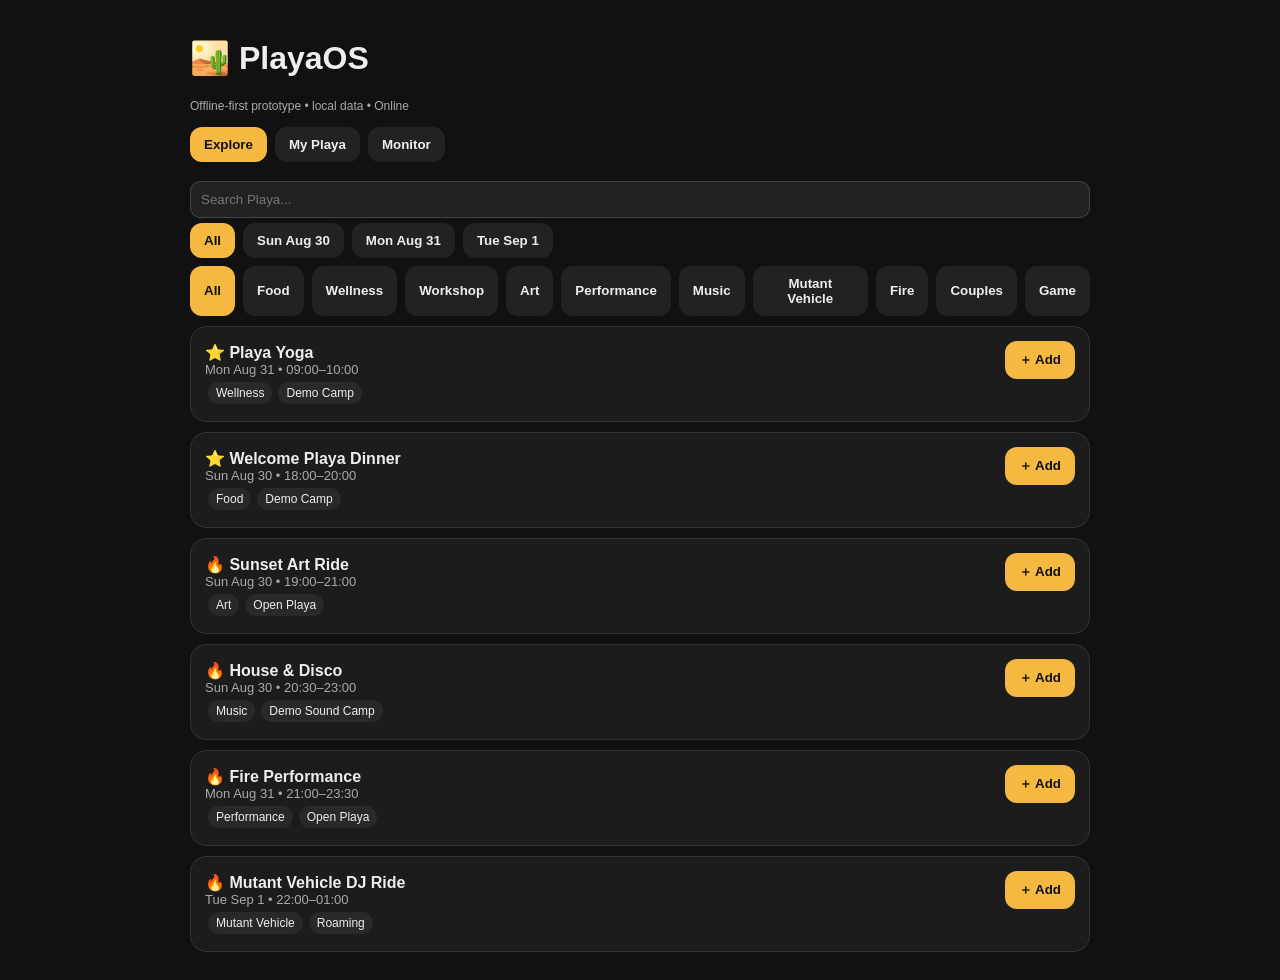
<file: app/index.html>
<!doctype html><html><head><meta charset="utf-8"><meta name="viewport" content="width=device-width,initial-scale=1,viewport-fit=cover"><meta name="theme-color" content="#111"><link rel="manifest" href="manifest.json"><title>PlayaOS</title><style>body{margin:0;font-family:-apple-system,BlinkMacSystemFont,Segoe UI,sans-serif;background:#111;color:#eee}button{border:0;border-radius:12px;padding:10px 14px;font-weight:700}.wrap{max-width:900px;margin:auto;padding:18px}.nav{display:flex;gap:8px;overflow:auto}.nav button{background:#222;color:#eee}.nav .on{background:#f5b942;color:#111}.card{background:#1c1c1c;border:1px solid #333;border-radius:16px;padding:14px;margin:10px 0}.meta{color:#aaa;font-size:13px}.tag{display:inline-block;background:#292929;border-radius:999px;padding:4px 8px;margin:3px;font-size:12px}.add{background:#f5b942;color:#111}.remove{background:#552222;color:#fff}.danger{color:#ff8b8b}.ok{color:#9be09b}input,select,textarea{width:100%;box-sizing:border-box;background:#222;color:#fff;border:1px solid #444;border-radius:10px;padding:10px;margin:5px 0}.hidden{display:none}.row{display:flex;justify-content:space-between;gap:10px;align-items:center}.small{font-size:12px;color:#aaa}</style></head><body><div id="root"></div><script src="app.js"></script></body></html>
</file>
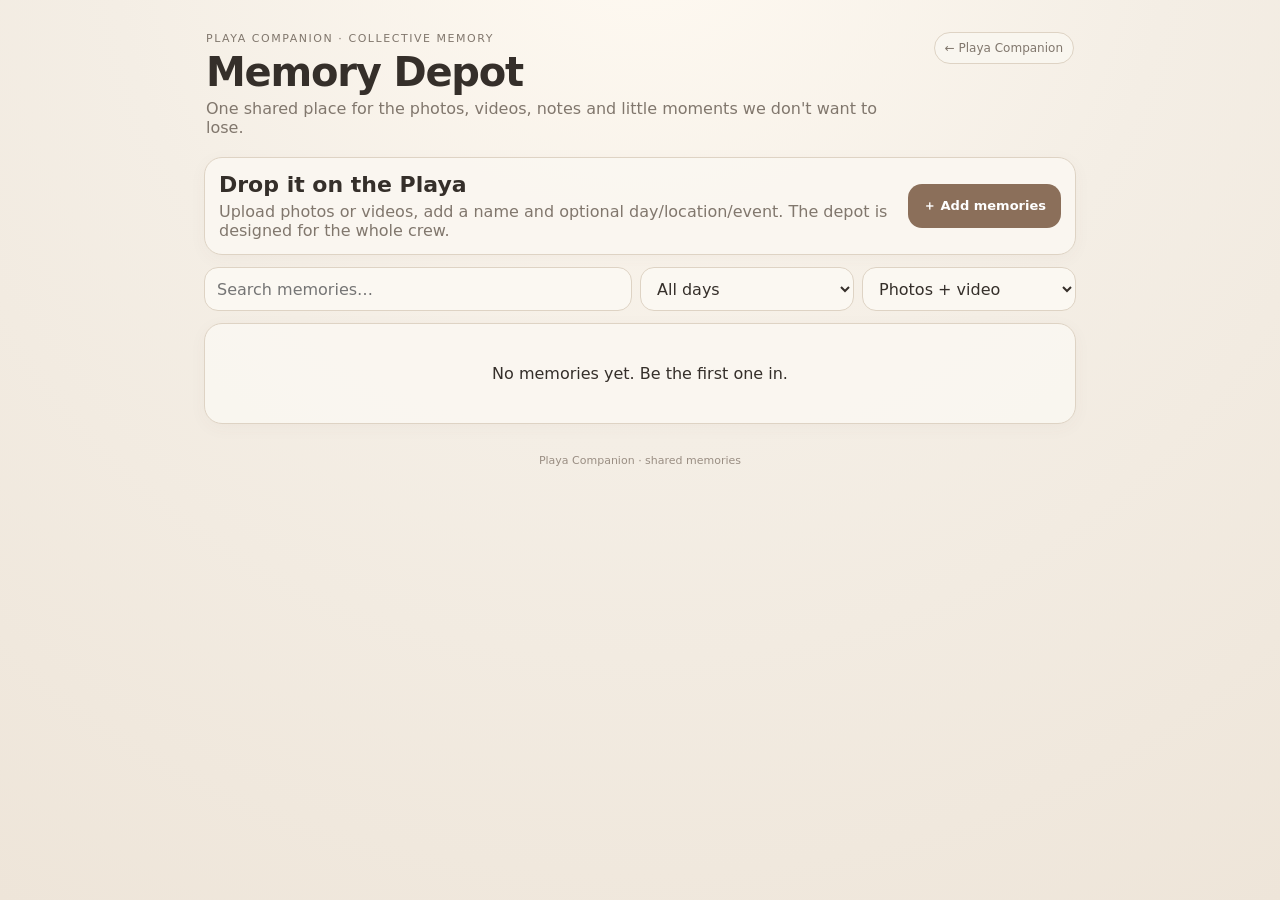
<file: web/memories.html>
<!doctype html>
<html lang="en">
<head>
  <meta charset="utf-8">
  <meta name="viewport" content="width=device-width,initial-scale=1,viewport-fit=cover">
  <meta name="theme-color" content="#f4eee5">
  <title>Playa Memory Depot</title>
  <link rel="stylesheet" href="styles.css?v=20260824-9">
</head>
<body>
  <main>
    <header>
      <div>
        <div class="eyebrow">PLAYA COMPANION · COLLECTIVE MEMORY</div>
        <h1>Memory Depot</h1>
        <p>One shared place for the photos, videos, notes and little moments we don't want to lose.</p>
      </div>
      <a class="pill" href="./index.html">← Playa Companion</a>
    </header>

    <section class="memoryHero card">
      <div>
        <h2>Drop it on the Playa</h2>
        <p>Upload photos or videos, add a name and optional day/location/event. The depot is designed for the whole crew.</p>
      </div>
      <label class="uploadButton primary">
        ＋ Add memories
        <input id="files" type="file" accept="image/*,video/*" multiple hidden>
      </label>
    </section>

    <section class="toolbar memoryToolbar">
      <input id="memorySearch" placeholder="Search memories…">
      <select id="memoryDay"><option value="all">All days</option></select>
      <select id="memoryKind">
        <option value="all">Photos + video</option>
        <option value="photo">Photos</option>
        <option value="video">Video</option>
      </select>
    </section>

    <section id="memoryGrid" class="memoryGrid"></section>

    <dialog id="memoryDialog">
      <form id="memoryForm">
        <h2>Add to the memory dump</h2>
        <div id="preview"></div>
        <label>Your name<input id="memoryAuthor" required placeholder="Dmitri"></label>
        <label>Caption / memory<textarea id="memoryCaption" rows="3" placeholder="What happened? Who was there?"></textarea></label>
        <label>Day<select id="memoryDayForm"><option value="">Unknown / not tagged</option></select></label>
        <label>Location or camp<input id="memoryLocation" placeholder="Optional"></label>
        <label>Event<input id="memoryEvent" placeholder="Optional — event or DJ"></label>
        <div class="actions">
          <button type="button" class="ghost" id="cancelMemory">Cancel</button>
          <button class="primary">Add to depot</button>
        </div>
      </form>
    </dialog>

    <dialog id="memoryViewer" class="memoryViewer">
      <button type="button" class="viewerClose" id="closeViewer" aria-label="Close">×</button>
      <button type="button" class="viewerNav viewerPrev" id="viewerPrev" aria-label="Previous memory">‹</button>
      <div id="viewerMedia" class="viewerMedia"></div>
      <button type="button" class="viewerNav viewerNext" id="viewerNext" aria-label="Next memory">›</button>
      <div id="viewerInfo" class="viewerInfo"></div>
    </dialog>

    <footer>Playa Companion · shared memories</footer>
  </main>

  <script src="api-config.js?v=20260823-1"></script>
  <script src="memory-depot.js?v=20260824-2"></script>
</body>
</html>
</file>
<file: web/styles.css>
:root{font-family:Inter,ui-sans-serif,system-ui,-apple-system,sans-serif;color:#352f2a;background:#f4eee5;color-scheme:light;--ink:#352f2a;--muted:#81776d;--paper:#fbf8f2;--sand:#eee5d7;--line:#ded3c4;--accent:#8b6f5a;--soft:#f1e7db}*[hidden]{display:none!important}*{box-sizing:border-box}body{margin:0;background:radial-gradient(circle at 50% -10%,#fffaf2 0,#f4eee5 45%,#eee5d9 100%);min-height:100vh}button,input,select,textarea{font:inherit}button,select,input,textarea{border-radius:14px;border:1px solid var(--line);background:var(--paper);color:var(--ink)}button{min-height:44px;padding:0 14px;cursor:pointer;transition:.18s ease}button:active{transform:scale(.98)}button:disabled{opacity:.45;cursor:not-allowed}a{text-decoration:none;color:inherit}main{max-width:900px;margin:auto;padding:22px 14px 42px}header{display:flex;justify-content:space-between;gap:16px;align-items:flex-start;padding:10px 2px 20px}.eyebrow{font-size:11px;letter-spacing:.14em;color:var(--muted)}h1{font-size:40px;letter-spacing:-.03em;margin:4px 0;color:var(--ink)}h2{margin:0 0 5px;font-size:22px}p{margin:0;color:var(--muted)}.pill{border:1px solid var(--line);background:rgba(251,248,242,.8);padding:8px 10px;border-radius:999px;font-size:12px;white-space:nowrap;color:var(--muted)}.tabs{display:grid;grid-template-columns:repeat(4,1fr);gap:7px;margin-bottom:18px;padding:5px;background:rgba(224,214,202,.6);border-radius:17px}.tab{background:transparent;border-color:transparent;color:var(--muted)}.tab.active{background:var(--paper);color:var(--ink);box-shadow:0 2px 10px #6b58421a}.dateStrip{display:flex;gap:7px;overflow-x:auto;padding:2px 0 12px;scrollbar-width:none}.dateStrip::-webkit-scrollbar{display:none}.dateChip{flex:0 0 auto;min-width:58px;min-height:52px;padding:7px 9px;display:grid;gap:1px;text-align:center;background:rgba(251,248,242,.7);border-color:var(--line)}.dateChip strong{font-size:11px;text-transform:uppercase;color:var(--muted)}.dateChip span{font-size:14px;font-weight:700}.dateChip.active{background:#d9c6b3;color:var(--ink);border-color:#cdb8a3}.dateChip.active strong{color:#66584c}.toolbar{display:grid;grid-template-columns:1fr 1fr 1fr 1fr;gap:8px;margin-bottom:12px}.toolbar>*{min-width:0;height:44px;padding:0 12px}.toolbar #search{grid-column:1/-1}.toolbar input[type=time]{font-variant-numeric:tabular-nums}.list{display:grid;gap:9px}.card{border:1px solid var(--line);background:rgba(251,248,242,.88);border-radius:18px;padding:14px;box-shadow:0 4px 18px #6b58420a}.event{display:grid;grid-template-columns:70px 1fr auto;gap:12px;align-items:start}.time{font-weight:700;font-variant-numeric:tabular-nums;color:#5c5148}.meta{font-size:12px;color:var(--muted);margin-top:5px;line-height:1.4}.title{font-weight:700;color:var(--ink)}.tag{display:inline-block;font-size:11px;border:1px solid #d7cab9;background:#f4ebdf;border-radius:999px;padding:4px 8px;margin:7px 4px 0 0;color:#6e6258}.add{min-width:70px;background:#f4ebdf}.added{background:#d9c6b3;color:var(--ink);border-color:#cdb8a3}.sectionHead{display:flex;justify-content:space-between;gap:12px;align-items:center;margin:12px 0}.primary{background:#8b6f5a;color:#fff;border-color:#8b6f5a;font-weight:700}.ghost{background:transparent}.conflict{border:1px solid #d7b8a9;background:#f8e9e3;border-radius:16px;padding:12px;margin-bottom:8px}.conflict strong{display:block;color:#805c51}.recommend{font-size:13px;color:#665b52;margin-top:5px}.report{display:grid;grid-template-columns:1fr auto;gap:10px}.status{font-size:11px}.status.pending{color:#a26f2d}.status.corroborated{color:#4f7b58}dialog{border:1px solid var(--line);border-radius:22px;background:var(--paper);color:var(--ink);max-width:520px;width:calc(100% - 24px);padding:20px;box-shadow:0 18px 60px #4b382833}dialog::backdrop{background:#3b302766}form{display:grid;gap:12px}label{display:grid;gap:6px;font-size:13px;color:var(--muted)}textarea{padding:10px;resize:vertical}.actions{display:flex;justify-content:flex-end;gap:8px}footer{text-align:center;color:#9a8e83;font-size:11px;padding:30px 0 10px}.memoryHero{display:flex;justify-content:space-between;align-items:center;gap:16px;margin-bottom:12px}.uploadButton{display:inline-flex;align-items:center;justify-content:center;min-height:44px;padding:0 15px;border-radius:14px;white-space:nowrap;cursor:pointer}.memoryToolbar{grid-template-columns:2fr 1fr 1fr}.memoryGrid{display:grid;grid-template-columns:repeat(3,1fr);gap:10px}.memoryCard{padding:0;overflow:hidden}.memoryMedia{aspect-ratio:1/1;background:#eee5d7;display:flex;align-items:center;justify-content:center;overflow:hidden}.memoryMedia img,.memoryMedia video{width:100%;height:100%;object-fit:cover}.mediaOpen{display:block;position:relative;width:100%;height:100%;padding:0;border:0;border-radius:0;background:transparent;overflow:hidden}.mediaOpen img,.mediaOpen video{display:block;width:100%;height:100%;object-fit:cover;transition:transform .25s ease}.mediaOpen:hover img,.mediaOpen:hover video{transform:scale(1.025)}.playBadge{position:absolute;left:50%;top:50%;transform:translate(-50%,-50%);width:54px;height:54px;border-radius:50%;display:grid;place-items:center;background:#352f2acc;color:#fff;font-size:20px;padding-left:3px;box-shadow:0 8px 24px #0003}.memoryNote{text-align:center;color:#8b6f5a;font-size:42px}.memoryNote small{font-size:9px;letter-spacing:.14em}.memoryInfo{padding:12px}.previewImg{width:100%;max-height:220px;object-fit:cover;border-radius:14px}.previewItem{display:grid;gap:5px}.previewItem small{overflow:hidden;text-overflow:ellipsis;white-space:nowrap;color:var(--muted)}.emptyMemory{grid-column:1/-1;text-align:center;padding:40px}.memoryToolbar #memorySearch{grid-column:auto}.memoryViewer{width:100vw;max-width:none;height:100vh;max-height:none;border:0;border-radius:0;padding:0;background:#171513;color:#fff;overflow:hidden;display:grid;place-items:center}.memoryViewer::backdrop{background:#000}.viewerMedia{width:100%;height:calc(100% - 100px);display:grid;place-items:center;padding:50px 70px 10px}.viewerMedia img,.viewerMedia video{max-width:100%;max-height:100%;width:auto;height:auto;object-fit:contain;border-radius:8px}.viewerMedia video{background:#000}.viewerClose{position:absolute;right:18px;top:18px;z-index:5;width:46px;height:46px;padding:0;border:1px solid #ffffff33;background:#0008;color:#fff;border-radius:50%;font-size:30px;line-height:1}.viewerNav{position:absolute;z-index:5;top:50%;transform:translateY(-50%);width:48px;height:64px;padding:0;border:1px solid #ffffff33;background:#0008;color:#fff;border-radius:14px;font-size:42px;line-height:1}.viewerNav:disabled{opacity:.2}.viewerPrev{left:14px}.viewerNext{right:14px}.viewerInfo{position:absolute;left:0;right:0;bottom:0;padding:14px 20px 18px;background:linear-gradient(transparent,#171513 35%);font-size:13px;color:#d9d2cb;min-height:86px}.viewerInfo strong{display:block;color:#fff;font-size:16px;margin-bottom:4px}.viewerInfo .tag{color:#eee;border-color:#ffffff33;background:#ffffff14}.memoryViewer:not([open]){display:none}@media(max-width:640px){main{padding:12px 10px 30px}.toolbar{grid-template-columns:1fr 1fr}.toolbar #search{grid-column:1/-1}.event{grid-template-columns:58px 1fr auto;gap:8px}.add{min-width:54px;padding:0 8px}h1{font-size:34px}.memoryHero{display:grid}.memoryToolbar{grid-template-columns:1fr}.memoryGrid{grid-template-columns:repeat(2,1fr)}.viewerMedia{height:calc(100% - 90px);padding:50px 12px 8px}.viewerNav{width:42px;height:52px;font-size:34px}.viewerPrev{left:7px}.viewerNext{right:7px}.viewerInfo{padding:12px 14px 16px}.viewerClose{right:10px;top:10px}}@media(max-width:390px){.toolbar{grid-template-columns:1fr}.toolbar #search{grid-column:auto}.tabs{gap:3px}.tab{padding:0 5px;font-size:12px}}
</file>
